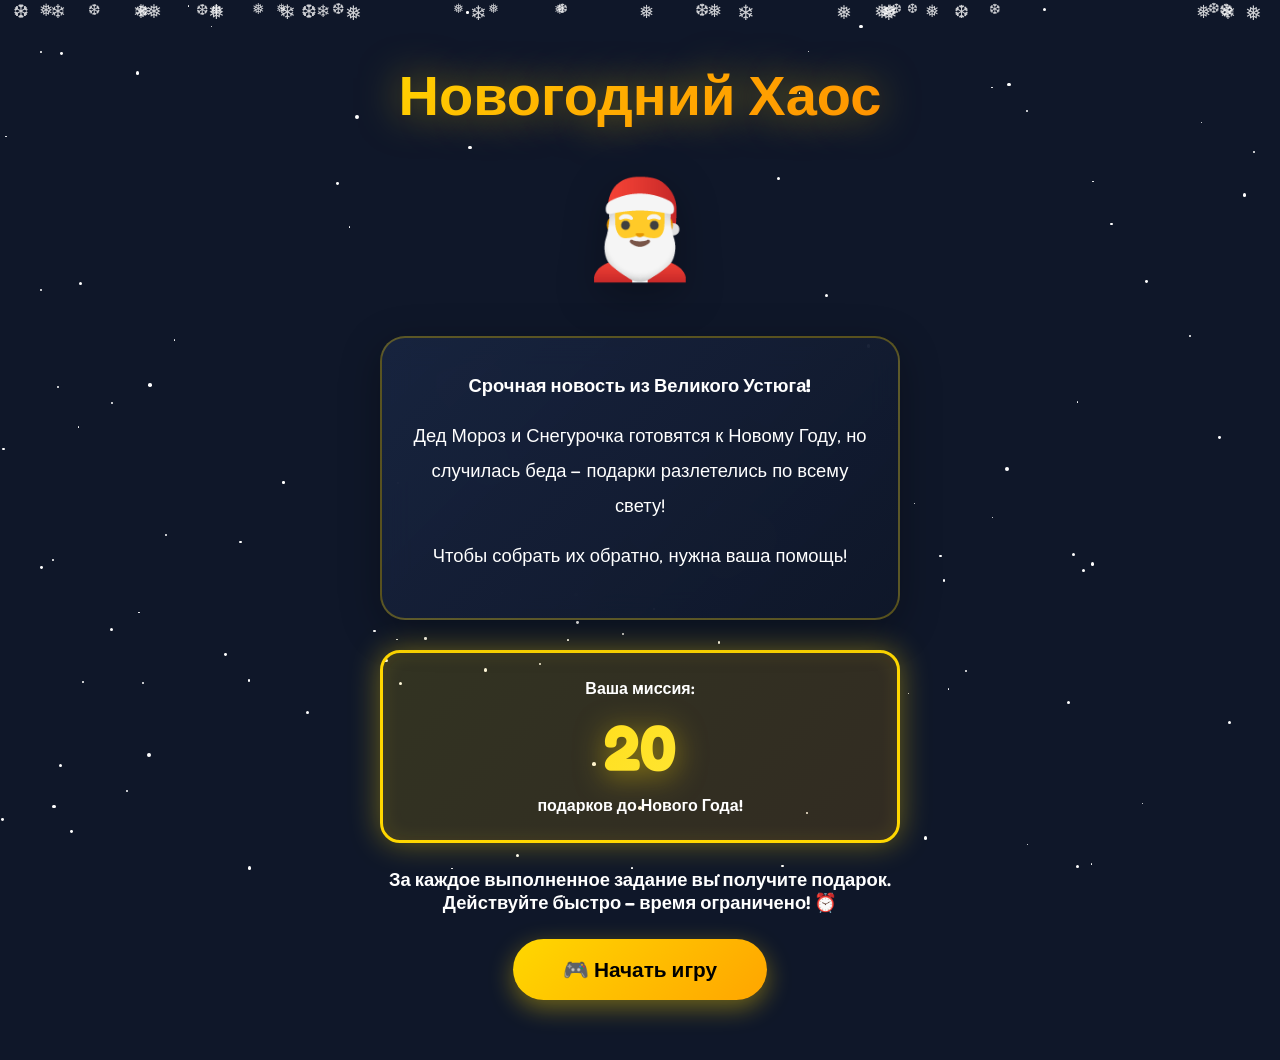
<file: index.html>
<!DOCTYPE html>
<html lang="ru">
<head>
    <meta charset="UTF-8">
    <meta name="viewport" content="width=device-width, initial-scale=1.0, maximum-scale=1.0, user-scalable=no">
    <title>Новогодний Хаос</title>
    
    <script src="https://telegram.org/js/telegram-web-app.js"></script>
    <link href="https://fonts.googleapis.com/css2?family=Fredoka:wght@400;600;700&family=Caveat:wght@700&display=swap" rel="stylesheet">
    
    <style>
        * {
            margin: 0;
            padding: 0;
            box-sizing: border-box;
        }

        :root {
            --primary: #ffd700;
            --success: #51cf66;
            --lime: #9acd32;
            --bg-dark: #0f1729;
        }

        body {
            font-family: 'Fredoka', sans-serif;
            background: var(--tg-theme-bg-color, var(--bg-dark));
            color: var(--tg-theme-text-color, #ffffff);
            min-height: 100vh;
            overflow-x: hidden;
            position: relative;
        }

        .starfield {
            position: fixed;
            top: 0;
            left: 0;
            width: 100%;
            height: 100%;
            pointer-events: none;
            z-index: 0;
        }

        .star {
            position: absolute;
            background: white;
            border-radius: 50%;
            animation: twinkle 3s infinite;
        }

        @keyframes twinkle {
            0%, 100% { opacity: 0.3; }
            50% { opacity: 1; }
        }

        .snowflake {
            position: absolute;
            color: white;
            font-size: 1em;
            opacity: 0.8;
            animation: fall linear infinite;
            z-index: 1;
        }

        @keyframes fall {
            to { transform: translateY(100vh); }
        }

        .container {
            position: relative;
            z-index: 2;
            max-width: 600px;
            margin: 0 auto;
            padding: 20px;
        }

        .screen {
            display: none;
        }

        .screen.active {
            display: block;
            animation: screenSlideIn 0.5s cubic-bezier(0.68, -0.55, 0.265, 1.55);
        }

        @keyframes screenSlideIn {
            from { opacity: 0; transform: scale(0.8) translateY(50px); }
            to { opacity: 1; transform: scale(1) translateY(0); }
        }

        .start-content {
            text-align: center;
            padding: 40px 20px;
        }

        .game-title {
            font-size: 3.5em;
            font-weight: 700;
            background: linear-gradient(135deg, #ffd700, #ffa500, #ff8c00);
            -webkit-background-clip: text;
            -webkit-text-fill-color: transparent;
            background-clip: text;
            margin-bottom: 20px;
            animation: titleGlow 2s ease-in-out infinite;
            text-shadow: 0 0 40px rgba(255, 215, 0, 0.5);
        }

        @keyframes titleGlow {
            0%, 100% { 
                filter: brightness(1) drop-shadow(0 0 20px rgba(255, 215, 0, 0.6));
            }
            50% { 
                filter: brightness(1.3) drop-shadow(0 0 40px rgba(255, 215, 0, 0.9));
            }
        }

        .santa-icon {
            font-size: 6em;
            margin: 20px 0;
            display: inline-block;
            animation: santaBounce 1.5s ease-in-out infinite;
            filter: drop-shadow(0 10px 20px rgba(0, 0, 0, 0.3));
        }

        @keyframes santaBounce {
            0%, 100% { transform: translateY(0) rotate(0deg); }
            25% { transform: translateY(-25px) rotate(-5deg); }
            75% { transform: translateY(-15px) rotate(5deg); }
        }

        .story {
            background: linear-gradient(135deg, rgba(26, 39, 68, 0.8), rgba(15, 23, 41, 0.9));
            border-radius: 25px;
            padding: 30px;
            margin: 30px 0;
            backdrop-filter: blur(15px);
            border: 2px solid rgba(255, 215, 0, 0.3);
            box-shadow: 0 10px 40px rgba(0, 0, 0, 0.3);
        }

        .story p {
            line-height: 1.9;
            margin-bottom: 15px;
            font-size: 1.15em;
        }

        .goal-box {
            background: linear-gradient(135deg, rgba(255, 215, 0, 0.15), rgba(255, 165, 0, 0.15));
            border: 3px solid var(--primary);
            border-radius: 20px;
            padding: 25px;
            margin: 25px 0;
            box-shadow: 0 0 30px rgba(255, 215, 0, 0.4), inset 0 0 20px rgba(255, 215, 0, 0.1);
            animation: goalPulse 3s ease-in-out infinite;
        }

        @keyframes goalPulse {
            0%, 100% { transform: scale(1); box-shadow: 0 0 30px rgba(255, 215, 0, 0.4); }
            50% { transform: scale(1.02); box-shadow: 0 0 40px rgba(255, 215, 0, 0.6); }
        }

        .goal-number {
            font-size: 4em;
            font-weight: 700;
            background: linear-gradient(135deg, #ffd700, #ffed4e);
            -webkit-background-clip: text;
            -webkit-text-fill-color: transparent;
            background-clip: text;
            filter: drop-shadow(0 5px 15px rgba(255, 215, 0, 0.5));
        }

        .tg-button {
            background: linear-gradient(135deg, var(--tg-theme-button-color, #ffd700), #ffa500);
            color: var(--tg-theme-button-text-color, #000);
            border: none;
            padding: 18px 50px;
            font-size: 1.3em;
            font-weight: 700;
            border-radius: 50px;
            cursor: pointer;
            font-family: 'Fredoka', sans-serif;
            box-shadow: 0 8px 25px rgba(255, 215, 0, 0.4);
            transition: all 0.3s cubic-bezier(0.68, -0.55, 0.265, 1.55);
            position: relative;
            overflow: hidden;
        }

        .tg-button::before {
            content: '';
            position: absolute;
            top: 0;
            left: -100%;
            width: 100%;
            height: 100%;
            background: linear-gradient(90deg, transparent, rgba(255, 255, 255, 0.3), transparent);
            transition: left 0.5s;
        }

        .tg-button:hover::before {
            left: 100%;
        }

        .tg-button:active {
            transform: scale(0.95);
            box-shadow: 0 4px 15px rgba(255, 215, 0, 0.3);
        }

        .progress-section {
            background: linear-gradient(135deg, rgba(26, 39, 68, 0.9), rgba(15, 23, 41, 0.95));
            border-radius: 25px;
            padding: 25px;
            margin-bottom: 20px;
            backdrop-filter: blur(15px);
            border: 2px solid rgba(255, 215, 0, 0.2);
            box-shadow: 0 10px 30px rgba(0, 0, 0, 0.3);
        }

        .progress-header {
            display: flex;
            justify-content: space-between;
            align-items: center;
            margin-bottom: 15px;
        }

        .progress-text {
            font-size: 1.2em;
            font-weight: 700;
        }

        .progress-bar {
            width: 100%;
            height: 35px;
            background: rgba(255, 255, 255, 0.1);
            border-radius: 20px;
            overflow: hidden;
            position: relative;
            box-shadow: inset 0 2px 10px rgba(0, 0, 0, 0.3);
        }

        .progress-fill {
            height: 100%;
            background: linear-gradient(90deg, #ffd700, #ffa500, #ff8c00);
            transition: width 0.8s cubic-bezier(0.68, -0.55, 0.265, 1.55);
            display: flex;
            align-items: center;
            justify-content: center;
            font-weight: 700;
            color: #000;
            font-size: 1.1em;
            box-shadow: 0 0 20px rgba(255, 215, 0, 0.5);
            position: relative;
            overflow: hidden;
        }

        .progress-fill::after {
            content: '';
            position: absolute;
            top: 0;
            left: -100%;
            width: 100%;
            height: 100%;
            background: linear-gradient(90deg, transparent, rgba(255, 255, 255, 0.4), transparent);
            animation: progressShine 2s infinite;
        }

        @keyframes progressShine {
            to { left: 100%; }
        }

        /* КАРТОЧКА С МОЩНЫМИ АНИМАЦИЯМИ */
        .task-card-wrapper {
            perspective: 2000px;
            margin: 25px 0;
        }

        .task-card {
            background: linear-gradient(135deg, rgba(26, 39, 68, 0.95), rgba(15, 23, 41, 1));
            border-radius: 30px;
            padding: 35px;
            text-align: center;
            border: 3px solid rgba(255, 215, 0, 0.4);
            min-height: 280px;
            display: flex;
            flex-direction: column;
            justify-content: center;
            box-shadow: 0 15px 50px rgba(0, 0, 0, 0.4);
            transition: all 0.3s ease;
            position: relative;
            overflow: hidden;
        }

        .task-card::before {
            content: '';
            position: absolute;
            top: -50%;
            left: -50%;
            width: 200%;
            height: 200%;
            background: radial-gradient(circle, rgba(255, 215, 0, 0.1) 0%, transparent 70%);
            animation: cardGlow 3s ease-in-out infinite;
        }

        @keyframes cardGlow {
            0%, 100% { transform: translate(0, 0) scale(1); opacity: 0.5; }
            50% { transform: translate(10px, 10px) scale(1.1); opacity: 0.8; }
        }

        .task-card.flipping {
            animation: cardFlip 0.8s cubic-bezier(0.68, -0.55, 0.265, 1.55);
        }

        @keyframes cardFlip {
            0% { transform: rotateY(0deg) scale(1); }
            50% { transform: rotateY(180deg) scale(0.8); opacity: 0.5; }
            100% { transform: rotateY(360deg) scale(1); }
        }

        .task-card.success-flash {
            animation: successPulse 1s ease-out;
        }

        @keyframes successPulse {
            0% { 
                background: linear-gradient(135deg, rgba(81, 207, 102, 0.5), rgba(67, 233, 123, 0.5));
                transform: scale(1);
                border-color: var(--success);
                box-shadow: 0 0 0 0 rgba(81, 207, 102, 0.7), 0 15px 50px rgba(0, 0, 0, 0.4);
            }
            30% {
                transform: scale(1.08);
                box-shadow: 0 0 40px 15px rgba(81, 207, 102, 0.4), 0 20px 60px rgba(81, 207, 102, 0.3);
            }
            100% { 
                background: linear-gradient(135deg, rgba(26, 39, 68, 0.95), rgba(15, 23, 41, 1));
                transform: scale(1);
                border-color: rgba(255, 215, 0, 0.4);
            }
        }

        .task-type {
            display: inline-block;
            padding: 10px 25px;
            border-radius: 30px;
            font-size: 1em;
            font-weight: 700;
            margin-bottom: 20px;
            animation: typeSlideIn 0.5s cubic-bezier(0.68, -0.55, 0.265, 1.55) 0.2s both;
            box-shadow: 0 5px 20px rgba(0, 0, 0, 0.3);
            position: relative;
            z-index: 1;
        }

        @keyframes typeSlideIn {
            from { opacity: 0; transform: translateY(-20px) scale(0.5); }
            to { opacity: 1; transform: translateY(0) scale(1); }
        }

        .type-explain { background: linear-gradient(135deg, #667eea, #764ba2); }
        .type-show { background: linear-gradient(135deg, #f093fb, #f5576c); }
        .type-sing { background: linear-gradient(135deg, #4facfe, #00f2fe); }
        .type-improv { background: linear-gradient(135deg, #43e97b, #38f9d7); }

        .task-text {
            font-size: 2em;
            font-weight: 700;
            line-height: 1.3;
            margin: 25px 0;
            animation: textZoom 0.6s cubic-bezier(0.175, 0.885, 0.32, 1.275) 0.3s both;
            text-shadow: 0 3px 10px rgba(0, 0, 0, 0.3);
            position: relative;
            z-index: 1;
        }

        @keyframes textZoom {
            from { opacity: 0; transform: scale(0.3) rotate(-5deg); }
            to { opacity: 1; transform: scale(1) rotate(0deg); }
        }

        .timer {
            font-size: 3.5em;
            font-weight: 700;
            color: var(--primary);
            margin: 20px 0;
            animation: timerBounce 0.4s cubic-bezier(0.68, -0.55, 0.265, 1.55) 0.4s both;
            filter: drop-shadow(0 5px 15px rgba(255, 215, 0, 0.5));
            position: relative;
            z-index: 1;
        }

        @keyframes timerBounce {
            from { opacity: 0; transform: translateY(30px); }
            to { opacity: 1; transform: translateY(0); }
        }

        .timer.warning {
            color: #ff6b6b;
            animation: timerPanic 0.3s ease-in-out infinite;
        }

        @keyframes timerPanic {
            0%, 100% { transform: scale(1) rotate(0deg); filter: drop-shadow(0 5px 15px rgba(255, 107, 107, 0.5)); }
            25% { transform: scale(1.15) rotate(-5deg); filter: drop-shadow(0 10px 25px rgba(255, 107, 107, 0.8)); }
            75% { transform: scale(1.15) rotate(5deg); filter: drop-shadow(0 10px 25px rgba(255, 107, 107, 0.8)); }
        }

        .action-buttons {
            display: flex;
            gap: 15px;
            margin-top: 25px;
            animation: buttonsSlideUp 0.5s cubic-bezier(0.68, -0.55, 0.265, 1.55) 0.5s both;
        }

        @keyframes buttonsSlideUp {
            from { opacity: 0; transform: translateY(30px); }
            to { opacity: 1; transform: translateY(0); }
        }

        .action-buttons button {
            flex: 1;
            padding: 18px;
            font-size: 1.15em;
            border-radius: 50px;
            border: none;
            font-family: 'Fredoka', sans-serif;
            font-weight: 700;
            cursor: pointer;
            transition: all 0.3s cubic-bezier(0.68, -0.55, 0.265, 1.55);
            position: relative;
            overflow: hidden;
            box-shadow: 0 8px 20px rgba(0, 0, 0, 0.3);
            z-index: 1;
        }

        .action-buttons button::before {
            content: '';
            position: absolute;
            top: 50%;
            left: 50%;
            width: 0;
            height: 0;
            border-radius: 50%;
            background: rgba(255, 255, 255, 0.3);
            transform: translate(-50%, -50%);
            transition: width 0.6s, height 0.6s;
        }

        .action-buttons button:active::before {
            width: 400px;
            height: 400px;
        }

        .action-buttons button:active {
            transform: scale(0.92);
        }

        .btn-success {
            background: linear-gradient(135deg, var(--success), #43e97b);
            color: white;
        }

        .btn-skip {
            background: linear-gradient(135deg, rgba(255, 255, 255, 0.15), rgba(255, 255, 255, 0.05));
            color: var(--tg-theme-text-color, #ffffff);
            border: 2px solid rgba(255, 255, 255, 0.2);
        }

        /* ЧАСТИЦЫ УСПЕХА */
        .success-particle {
            position: fixed;
            font-size: 2.5em;
            pointer-events: none;
            z-index: 10000;
            animation: particleExplode 1.2s cubic-bezier(0.175, 0.885, 0.32, 1.275) forwards;
        }

        @keyframes particleExplode {
            0% {
                opacity: 1;
                transform: translate(0, 0) scale(0.5) rotate(0deg);
            }
            50% {
                opacity: 1;
                transform: translate(var(--tx), var(--ty)) scale(1.5) rotate(180deg);
            }
            100% {
                opacity: 0;
                transform: translate(calc(var(--tx) * 1.5), calc(var(--ty) * 2)) scale(0.5) rotate(360deg);
            }
        }

        /* ЭКРАН ПЕРЕДАЧИ ТЕЛЕФОНА */
        .handoff-overlay {
            position: fixed;
            top: 0;
            left: 0;
            width: 100%;
            height: 100%;
            background: linear-gradient(135deg, rgba(15, 23, 41, 0.98), rgba(26, 39, 68, 0.98));
            z-index: 9999;
            display: none;
            align-items: center;
            justify-content: center;
            animation: fadeIn 0.4s ease-out;
        }

        .handoff-overlay.active {
            display: flex !important;
        }

        @keyframes fadeIn {
            from { opacity: 0; }
            to { opacity: 1; }
        }

        .handoff-content {
            text-align: center;
            padding: 40px;
            max-width: 500px;
        }

        .handoff-emoji {
            font-size: 7em;
            margin: 20px 0;
            animation: handPass 1.5s ease-in-out infinite;
        }

        @keyframes handPass {
            0%, 100% { transform: translateX(0) rotate(0deg); }
            25% { transform: translateX(-30px) rotate(-15deg); }
            75% { transform: translateX(30px) rotate(15deg); }
        }

        .handoff-title {
            font-size: 3em;
            font-weight: 700;
            background: linear-gradient(135deg, #ffd700, #ffa500, #ff8c00);
            -webkit-background-clip: text;
            -webkit-text-fill-color: transparent;
            background-clip: text;
            margin: 20px 0;
            line-height: 1.2;
            animation: titlePulse 1s ease-in-out infinite;
        }

        @keyframes titlePulse {
            0%, 100% { transform: scale(1); }
            50% { transform: scale(1.05); }
        }

        .handoff-text {
            font-size: 1.4em;
            line-height: 1.6;
            margin: 25px 0;
            font-weight: 600;
        }

        .handoff-arrow {
            font-size: 3.5em;
            margin: 15px 0;
            color: var(--primary);
            animation: arrowBounce 1s ease-in-out infinite;
        }

        @keyframes arrowBounce {
            0%, 100% { transform: translateY(0); }
            50% { transform: translateY(-15px); }
        }

        .handoff-button {
            background: linear-gradient(135deg, var(--success), #43e97b) !important;
            color: white !important;
            font-size: 1.5em !important;
            padding: 22px 70px !important;
            margin-top: 30px !important;
            border-radius: 50px !important;
            border: none !important;
            font-family: 'Fredoka', sans-serif !important;
            font-weight: 700 !important;
            cursor: pointer !important;
            box-shadow: 0 10px 30px rgba(81, 207, 102, 0.5) !important;
            animation: buttonGlow 2s ease-in-out infinite !important;
            transition: all 0.3s ease !important;
        }

        .handoff-button:active {
            transform: scale(0.95) !important;
        }

        @keyframes buttonGlow {
            0%, 100% {
                box-shadow: 0 10px 30px rgba(81, 207, 102, 0.5);
                transform: scale(1);
            }
            50% {
                box-shadow: 0 15px 40px rgba(81, 207, 102, 0.8);
                transform: scale(1.05);
            }
        }


        @media (max-width: 480px) {
            .game-title { font-size: 2.5em; }
            .santa-icon { font-size: 4.5em; }
            .task-text { font-size: 1.5em; }
            .timer { font-size: 3em; }
        }
    </style>
</head>
    <style>
        /* ЭКРАН ПОБЕДЫ - МАКСИМУМ ЭМОЦИЙ! */
        .victory-content {
            text-align: center;
            padding: 20px;
        }

        .victory-title {
            font-size: 3em;
            font-weight: 700;
            background: linear-gradient(135deg, #ffd700, #ffa500, #ff8c00);
            -webkit-background-clip: text;
            -webkit-text-fill-color: transparent;
            background-clip: text;
            margin: 25px 0;
            animation: victoryExplosion 1.2s cubic-bezier(0.68, -0.55, 0.265, 1.55);
            filter: drop-shadow(0 10px 30px rgba(255, 215, 0, 0.6));
        }

        @keyframes victoryExplosion {
            0% {
                opacity: 0;
                transform: scale(0.1) rotate(-180deg);
                filter: drop-shadow(0 0 0 rgba(255, 215, 0, 0));
            }
            60% {
                transform: scale(1.2) rotate(10deg);
                filter: drop-shadow(0 15px 40px rgba(255, 215, 0, 0.9));
            }
            100% {
                opacity: 1;
                transform: scale(1) rotate(0deg);
                filter: drop-shadow(0 10px 30px rgba(255, 215, 0, 0.6));
            }
        }

        .gift-reveal {
            margin: 50px 0;
            position: relative;
            height: 400px;
        }

        .gift-box {
            position: absolute;
            left: 50%;
            top: 50%;
            transform: translate(-50%, -50%);
            animation: giftShake 2.5s cubic-bezier(0.36, 0.07, 0.19, 0.97);
        }

        @keyframes giftShake {
            0%, 100% { transform: translate(-50%, -50%) rotate(0deg); }
            10%, 30%, 50%, 70%, 90% { 
                transform: translate(-50%, -50%) rotate(-8deg) scale(1.05);
            }
            20%, 40%, 60%, 80% { 
                transform: translate(-50%, -50%) rotate(8deg) scale(1.05);
            }
        }

        .gift-lid {
            width: 160px;
            height: 60px;
            background: linear-gradient(135deg, #dc3545, #c82333, #a71d2a);
            border-radius: 15px 15px 0 0;
            position: relative;
            box-shadow: 0 10px 30px rgba(220, 53, 69, 0.5);
            animation: lidFly 1.5s cubic-bezier(0.68, -0.55, 0.265, 1.55) 2.5s forwards;
        }

        .gift-lid::before {
            content: '🎀';
            position: absolute;
            top: -20px;
            left: 50%;
            transform: translateX(-50%);
            font-size: 3em;
            animation: bowSpin 0.5s linear infinite;
        }

        @keyframes bowSpin {
            from { transform: translateX(-50%) rotate(0deg); }
            to { transform: translateX(-50%) rotate(360deg); }
        }

        @keyframes lidFly {
            0% {
                transform: rotateX(0deg) translateY(0);
                opacity: 1;
            }
            60% {
                transform: rotateX(-140deg) translateY(-180px);
                opacity: 0.7;
            }
            100% {
                transform: rotateX(-180deg) translateY(-300px);
                opacity: 0;
            }
        }

        .gift-body {
            width: 160px;
            height: 140px;
            background: linear-gradient(135deg, #ffd700, #ffed4e, #ffa500);
            border-radius: 0 0 15px 15px;
            box-shadow: 0 10px 40px rgba(255, 215, 0, 0.5);
            animation: boxExplode 1s cubic-bezier(0.68, -0.55, 0.265, 1.55) 2.5s forwards;
        }

        @keyframes boxExplode {
            0% {
                transform: scale(1);
                opacity: 1;
            }
            50% {
                transform: scale(1.3);
                opacity: 0.7;
            }
            100% {
                transform: scale(0.2);
                opacity: 0;
            }
        }

        .lime-surprise {
            position: absolute;
            left: 50%;
            top: 50%;
            transform: translate(-50%, -50%) scale(0);
            animation: limeReveal 2s cubic-bezier(0.175, 0.885, 0.32, 1.275) 3.5s forwards;
        }

        @keyframes limeReveal {
            0% {
                transform: translate(-50%, -50%) scale(0) rotate(-180deg);
                opacity: 0;
                filter: drop-shadow(0 0 0 rgba(154, 205, 50, 0));
            }
            40% {
                transform: translate(-50%, -50%) scale(1.3) rotate(180deg);
                opacity: 1;
                filter: drop-shadow(0 20px 60px rgba(154, 205, 50, 0.9));
            }
            100% {
                transform: translate(-50%, -50%) scale(1) rotate(360deg);
                opacity: 1;
                filter: drop-shadow(0 20px 50px rgba(154, 205, 50, 0.7));
            }
        }

        .lime-image {
            width: 280px;
            height: 280px;
            animation: limeMegaPulse 2.5s ease-in-out 5.5s infinite;
        }

        @keyframes limeMegaPulse {
            0%, 100% {
                transform: scale(1) rotate(0deg);
                filter: drop-shadow(0 20px 50px rgba(154, 205, 50, 0.7));
            }
            25% {
                transform: scale(1.08) rotate(3deg);
                filter: drop-shadow(0 25px 70px rgba(154, 205, 50, 1));
            }
            75% {
                transform: scale(1.08) rotate(-3deg);
                filter: drop-shadow(0 25px 70px rgba(154, 205, 50, 1));
            }
        }

        .congratulations-text {
            opacity: 0;
            animation: textMassiveSlide 1.5s cubic-bezier(0.175, 0.885, 0.32, 1.275) 5.5s forwards;
            margin: 40px 0;
        }

        @keyframes textMassiveSlide {
            from {
                opacity: 0;
                transform: translateY(50px) scale(0.8);
            }
            to {
                opacity: 1;
                transform: translateY(0) scale(1);
            }
        }

        .practical-ai-message {
            background: linear-gradient(135deg, 
                rgba(154, 205, 50, 0.25), 
                rgba(50, 205, 50, 0.25), 
                rgba(173, 255, 47, 0.25)
            );
            border-radius: 25px;
            padding: 30px;
            border: 4px solid var(--lime);
            box-shadow: 
                0 15px 50px rgba(154, 205, 50, 0.4),
                inset 0 0 30px rgba(154, 205, 50, 0.1);
            animation: messageNeonGlow 3s ease-in-out 6s infinite;
        }

        @keyframes messageNeonGlow {
            0%, 100% {
                border-color: #9acd32;
                box-shadow: 
                    0 15px 50px rgba(154, 205, 50, 0.4),
                    inset 0 0 30px rgba(154, 205, 50, 0.1),
                    0 0 40px rgba(154, 205, 50, 0.3);
            }
            50% {
                border-color: #adff2f;
                box-shadow: 
                    0 20px 70px rgba(173, 255, 47, 0.7),
                    inset 0 0 50px rgba(173, 255, 47, 0.2),
                    0 0 60px rgba(173, 255, 47, 0.5);
            }
        }

        .practical-ai-message p {
            margin: 12px 0;
            line-height: 1.7;
            font-size: 1.1em;
        }

        .practical-ai-message strong {
            color: #adff2f;
            font-size: 1.25em;
            text-shadow: 
                0 0 10px rgba(173, 255, 47, 0.8),
                0 0 20px rgba(173, 255, 47, 0.5);
            font-weight: 700;
        }

        .highlight-practical-ai {
            display: block;
            font-size: 1.4em !important;
            font-weight: 700 !important;
            color: #adff2f !important;
            margin: 20px 0 !important;
            text-shadow: 
                0 0 15px rgba(173, 255, 47, 1),
                0 0 30px rgba(173, 255, 47, 0.7),
                0 5px 20px rgba(154, 205, 50, 0.5);
            animation: neonFlicker 2s ease-in-out infinite;
        }

        @keyframes neonFlicker {
            0%, 100% {
                text-shadow: 
                    0 0 15px rgba(173, 255, 47, 1),
                    0 0 30px rgba(173, 255, 47, 0.7),
                    0 5px 20px rgba(154, 205, 50, 0.5);
            }
            50% {
                text-shadow: 
                    0 0 25px rgba(173, 255, 47, 1),
                    0 0 50px rgba(173, 255, 47, 0.9),
                    0 10px 40px rgba(154, 205, 50, 0.8);
            }
        }

        .lemonade-text {
            font-style: italic;
            font-size: 1.2em !important;
            color: #ffed4e !important;
            font-weight: 600 !important;
            text-shadow: 0 0 10px rgba(255, 237, 78, 0.6);
            margin-top: 15px !important;
        }

        .final-celebration {
            font-size: 2em;
            font-weight: 700;
            font-family: 'Caveat', cursive;
            background: linear-gradient(135deg, #ffd700, #ffa500, #ff8c00);
            -webkit-background-clip: text;
            -webkit-text-fill-color: transparent;
            background-clip: text;
            margin: 30px 0;
            opacity: 0;
            animation: celebrationMega 1.5s cubic-bezier(0.68, -0.55, 0.265, 1.55) 7s forwards;
        }

        @keyframes celebrationMega {
            0% {
                opacity: 0;
                transform: scale(0.2) rotate(-20deg);
            }
            60% {
                transform: scale(1.15) rotate(5deg);
            }
            100% {
                opacity: 1;
                transform: scale(1) rotate(0deg);
            }
        }

        .stats-grid {
            display: grid;
            grid-template-columns: repeat(auto-fit, minmax(160px, 1fr));
            gap: 20px;
            margin: 35px 0;
        }

        .stat-card {
            background: linear-gradient(135deg, rgba(26, 39, 68, 0.8), rgba(15, 23, 41, 0.9));
            border-radius: 20px;
            padding: 25px;
            text-align: center;
            border: 2px solid rgba(255, 215, 0, 0.3);
            box-shadow: 0 10px 30px rgba(0, 0, 0, 0.3);
            transition: all 0.3s cubic-bezier(0.68, -0.55, 0.265, 1.55);
        }

        .stat-card:hover {
            transform: translateY(-5px) scale(1.05);
            border-color: var(--primary);
            box-shadow: 0 15px 40px rgba(255, 215, 0, 0.4);
        }

        .stat-icon {
            font-size: 2.5em;
            margin-bottom: 10px;
            display: inline-block;
            animation: statIconSpin 0.6s cubic-bezier(0.68, -0.55, 0.265, 1.55);
        }

        @keyframes statIconSpin {
            from { transform: rotate(-180deg) scale(0); }
            to { transform: rotate(0deg) scale(1); }
        }

        .stat-value {
            font-size: 2.5em;
            font-weight: 700;
            background: linear-gradient(135deg, #ffd700, #ffed4e);
            -webkit-background-clip: text;
            -webkit-text-fill-color: transparent;
            background-clip: text;
        }

        .stat-label {
            font-size: 1em;
            opacity: 0.9;
            margin-top: 8px;
            font-weight: 600;
        }

        /* Конфетти частицы */
        .confetti {
            position: fixed;
            width: 10px;
            height: 10px;
            z-index: 10000;
            pointer-events: none;
        }

        .confetti.lime {
            background: var(--lime);
            box-shadow: 0 0 10px rgba(154, 205, 50, 0.8);
        }

        .confetti.gold {
            background: var(--primary);
            box-shadow: 0 0 10px rgba(255, 215, 0, 0.8);
        }

        @keyframes confettiFall {
            to {
                transform: translateY(100vh) rotate(720deg);
                opacity: 0;
            }
        }

        /* ЭКРАН ПЕРЕБИВКИ */
        .break-screen {
            background: linear-gradient(135deg, rgba(26, 39, 68, 0.95), rgba(15, 23, 41, 1));
            border-radius: 30px;
            padding: 40px 30px;
            text-align: center;
            border: 3px solid var(--lime);
            box-shadow: 0 20px 60px rgba(154, 205, 50, 0.5);
            animation: breakSlideIn 0.6s cubic-bezier(0.68, -0.55, 0.265, 1.55);
        }

        @keyframes breakSlideIn {
            from {
                opacity: 0;
                transform: scale(0.8) translateY(50px);
            }
            to {
                opacity: 1;
                transform: scale(1) translateY(0);
            }
        }

        .break-emoji {
            font-size: 5em;
            margin: 20px 0;
            animation: emojiFloat 3s ease-in-out infinite;
        }

        @keyframes emojiFloat {
            0%, 100% { transform: translateY(0) rotate(0deg); }
            50% { transform: translateY(-20px) rotate(10deg); }
        }

        .break-title {
            font-size: 2.2em;
            font-weight: 700;
            background: linear-gradient(135deg, #9acd32, #adff2f);
            -webkit-background-clip: text;
            -webkit-text-fill-color: transparent;
            background-clip: text;
            margin: 20px 0;
            line-height: 1.3;
        }

        .break-text {
            font-size: 1.15em;
            line-height: 1.7;
            margin: 20px 0;
            opacity: 0.95;
        }

        .break-highlight {
            color: var(--lime);
            font-weight: 700;
            font-size: 1.1em;
        }

        .break-buttons {
            display: flex;
            flex-direction: column;
            gap: 12px;
            margin-top: 30px;
        }

        .break-buttons .tg-button {
            width: 100%;
        }

        .btn-primary-break {
            background: linear-gradient(135deg, var(--lime), #7cfc00) !important;
            color: #000 !important;
            font-size: 1.2em !important;
            animation: ctaPulse 2s ease-in-out infinite !important;
        }

        .btn-secondary-break {
            background: linear-gradient(135deg, rgba(255, 255, 255, 0.15), rgba(255, 255, 255, 0.05)) !important;
            border: 2px solid rgba
            font-size: 3em;
            font-weight: 700;
            background: linear-gradient(135deg, #9acd32, #adff2f, #7cfc00);
            -webkit-background-clip: text;
            -webkit-text-fill-color: transparent;
            background-clip: text;
            margin: 25px 0;
            animation: victoryExplosion 1.2s cubic-bezier(0.68, -0.55, 0.265, 1.55);
            filter: drop-shadow(0 10px 30px rgba(154, 205, 50, 0.6));
        }

        .practical-ai-logo {
            animation: logoSpin 2s ease-in-out infinite;
        }

        @keyframes logoSpin {
            0%, 100% { transform: rotate(0deg) scale(1); }
            50% { transform: rotate(10deg) scale(1.1); }
        }

        .gifts-message {
            background: linear-gradient(135deg, rgba(26, 39, 68, 0.9), rgba(15, 23, 41, 0.95));
            border-radius: 25px;
            padding: 30px;
            margin: 25px 0;
            border: 3px solid var(--lime);
            box-shadow: 0 15px 50px rgba(154, 205, 50, 0.4);
            animation: messageNeonGlow 3s ease-in-out infinite;
        }

        .gifts-header {
            font-size: 1.3em;
            font-weight: 700;
            margin-bottom: 25px;
            text-align: center;
        }

        .gifts-header strong {
            color: var(--lime);
            font-size: 1.2em;
            text-shadow: 0 0 15px rgba(154, 205, 50, 0.8);
        }

        .gifts-list {
            margin: 25px 0;
        }

        .gift-item {
            display: flex;
            align-items: center;
            gap: 15px;
            padding: 18px;
            margin: 12px 0;
            background: linear-gradient(135deg, rgba(154, 205, 50, 0.1), rgba(50, 205, 50, 0.05));
            border-radius: 15px;
            border-left: 4px solid var(--lime);
            transition: all 0.3s cubic-bezier(0.68, -0.55, 0.265, 1.55);
            animation: giftItemSlide 0.5s ease-out backwards;
        }

        .gift-item:nth-child(1) { animation-delay: 0.1s; }
        .gift-item:nth-child(2) { animation-delay: 0.2s; }
        .gift-item:nth-child(3) { animation-delay: 0.3s; }
        .gift-item:nth-child(4) { animation-delay: 0.4s; }
        .gift-item:nth-child(5) { animation-delay: 0.5s; }

        @keyframes giftItemSlide {
            from {
                opacity: 0;
                transform: translateX(-30px);
            }
            to {
                opacity: 1;
                transform: translateX(0);
            }
        }

        .gift-item:hover {
            transform: translateX(10px) scale(1.02);
            background: linear-gradient(135deg, rgba(154, 205, 50, 0.2), rgba(50, 205, 50, 0.1));
            box-shadow: 0 5px 20px rgba(154, 205, 50, 0.3);
        }

        .gift-icon {
            font-size: 2.5em;
            min-width: 60px;
            text-align: center;
        }

        .gift-text {
            flex: 1;
            text-align: left;
        }

        .gift-text strong {
            display: block;
            font-size: 1.15em;
            margin-bottom: 5px;
            color: #fff;
        }

        .gift-text span {
            display: block;
            font-size: 0.9em;
            opacity: 0.8;
        }

        .how-to-get {
            margin: 30px 0;
            padding: 25px;
            background: linear-gradient(135deg, rgba(255, 215, 0, 0.1), rgba(255, 165, 0, 0.05));
            border-radius: 20px;
            border: 2px solid rgba(255, 215, 0, 0.3);
        }

        .how-to-header {
            font-size: 1.3em;
            font-weight: 700;
            margin-bottom: 20px;
            text-align: center;
            color: var(--primary);
        }

        .steps {
            margin: 20px 0;
        }

        .step {
            display: flex;
            align-items: center;
            gap: 15px;
            margin: 15px 0;
            animation: stepAppear 0.5s ease-out backwards;
        }

        .step:nth-child(1) { animation-delay: 0.6s; }
        .step:nth-child(2) { animation-delay: 0.7s; }
        .step:nth-child(3) { animation-delay: 0.8s; }

        @keyframes stepAppear {
            from {
                opacity: 0;
                transform: translateY(20px);
            }
            to {
                opacity: 1;
                transform: translateY(0);
            }
        }

        .step-number {
            width: 40px;
            height: 40px;
            border-radius: 50%;
            background: linear-gradient(135deg, var(--primary), #ffa500);
            display: flex;
            align-items: center;
            justify-content: center;
            font-weight: 700;
            font-size: 1.2em;
            color: #000;
            box-shadow: 0 5px 15px rgba(255, 215, 0, 0.4);
        }

        .step-text {
            flex: 1;
            font-size: 1.05em;
            line-height: 1.4;
        }

        .code-word {
            display: inline-block;
            padding: 5px 15px;
            background: linear-gradient(135deg, var(--lime), #7cfc00);
            color: #000;
            font-weight: 700;
            border-radius: 8px;
            font-size: 1.1em;
            box-shadow: 0 0 20px rgba(154, 205, 50, 0.6);
            animation: codeWordPulse 2s ease-in-out infinite;
        }

        @keyframes codeWordPulse {
            0%, 100% {
                transform: scale(1);
                box-shadow: 0 0 20px rgba(154, 205, 50, 0.6);
            }
            50% {
                transform: scale(1.05);
                box-shadow: 0 0 30px rgba(154, 205, 50, 0.9);
            }
        }

        .mega-cta {
            font-size: 1.2em !important;
            padding: 20px 45px !important;
            background: linear-gradient(135deg, var(--lime), #7cfc00) !important;
            color: #000 !important;
            box-shadow: 0 10px 30px rgba(154, 205, 50, 0.5) !important;
            animation: ctaPulse 2s ease-in-out infinite !important;
        }

        @keyframes ctaPulse {
            0%, 100% {
                transform: scale(1);
                box-shadow: 0 10px 30px rgba(154, 205, 50, 0.5);
            }
            50% {
                transform: scale(1.05);
                box-shadow: 0 15px 40px rgba(154, 205, 50, 0.8);
            }
        }

        /* ФИНАЛЬНЫЙ ЭКРАН */
        .final-celebration-big {
            font-size: 2.5em;
            font-weight: 700;
            font-family: 'Caveat', cursive;
            background: linear-gradient(135deg, #ffd700, #ffa500, #ff8c00);
            -webkit-background-clip: text;
            -webkit-text-fill-color: transparent;
            background-clip: text;
            margin: 30px 0;
            line-height: 1.3;
            animation: celebrationMega 1.5s cubic-bezier(0.68, -0.55, 0.265, 1.55);
        }

        .santa-party {
            animation: santaParty 2s ease-in-out infinite;
        }

        @keyframes santaParty {
            0%, 100% { transform: scale(1) rotate(0deg); }
            25% { transform: scale(1.1) rotate(-5deg); }
            75% { transform: scale(1.1) rotate(5deg); }
        }

        .footer-contacts {
            margin-top: 40px;
            padding-top: 20px;
            border-top: 1px solid rgba(255, 255, 255, 0.1);
        }

        .footer-contacts a:hover {
            color: #adff2f !important;
            text-shadow: 0 0 10px rgba(154, 205, 50, 0.6);
        }

        @media (max-width: 480px) {
            .gifts-title { font-size: 2em; }
            .gift-icon { font-size: 2em; min-width: 50px; }
            .gift-text strong { font-size: 1em; }
            .mega-cta { font-size: 1em !important; padding: 15px 30px !important; }
            .final-celebration-big { font-size: 2em; }
            .handoff-title { font-size: 2.2em; }
            .handoff-emoji { font-size: 5em; }
            .handoff-text { font-size: 1.2em; }
            .handoff-button { font-size: 1.3em !important; padding: 18px 50px !important; }
        }
    </style>
</head>
<body>
    <div class="starfield" id="starfield"></div>
    <div id="snowfall"></div>

    <div class="container">
        <!-- Стартовый экран -->
        <div id="startScreen" class="screen active">
            <div class="start-content">
                <h1 class="game-title">Новогодний Хаос</h1>
                <div class="santa-icon">🎅</div>
                
                <div class="story">
                    <p><strong>Срочная новость из Великого Устюга!</strong></p>
                    <p>Дед Мороз и Снегурочка готовятся к Новому Году, но случилась беда – подарки разлетелись по всему свету!</p>
                    <p>Чтобы собрать их обратно, нужна ваша помощь!</p>
                </div>

                <div class="goal-box">
                    <p style="margin-bottom: 10px; font-weight: 600;">Ваша миссия:</p>
                    <div class="goal-number">20</div>
                    <p style="margin-top: 10px; font-weight: 600;">подарков до Нового Года!</p>
                </div>

                <p style="margin: 25px 0; font-size: 1.15em; font-weight: 600;">
                    За каждое выполненное задание вы получите подарок. Действуйте быстро – время ограничено! ⏰
                </p>

                <button class="tg-button" onclick="startGame()">🎮 Начать игру</button>
            </div>
        </div>

        <!-- Игровой экран -->
        <div id="gameScreen" class="screen">
            <div class="progress-section">
                <div class="progress-header">
                    <span class="progress-text">
                        <span id="giftsCount">0</span> / 20 🎁
                    </span>
                    <span id="streakDisplay" style="font-size: 1em; font-weight: 700;">🔥 0</span>
                </div>
                <div class="progress-bar">
                    <div class="progress-fill" id="progressBar" style="width: 0%">
                        <span id="progressPercent">0%</span>
                    </div>
                </div>
            </div>

            <div class="task-card-wrapper">
                <div class="task-card" id="taskCard">
                    <span class="task-type" id="taskType">Объясни</span>
                    <div class="task-text" id="taskText">Загрузка...</div>
                    <div class="timer" id="timer">60</div>
                    <div class="action-buttons">
                        <button class="btn-success" onclick="taskSuccess()">✓ Выполнено</button>
                        <button class="btn-skip" onclick="skipTask()">→ Пропустить</button>
                    </div>
                </div>
            </div>
        </div>

        <!-- Экран победы -->
        <div id="victoryScreen" class="screen">
            <div class="victory-content">
                <h2 class="victory-title">🎉 Победа! 🎉</h2>
                
                <div class="gift-reveal">
                    <div class="gift-box">
                        <div class="gift-lid"></div>
                        <div class="gift-body"></div>
                    </div>
                    
                    <div class="lime-surprise">
                        <img class="lime-image" src="[data-uri]" alt="Лайм Practical AI">
                    </div>
                </div>

                <div class="congratulations-text">
                    <div class="practical-ai-message">
                        <p><strong>Поздравляем! Вы отлично играли!</strong></p>
                        <p style="margin-top: 10px;">Дед Мороз и Снегурочка благодарят вас за помощь.</p>
                        <p class="highlight-practical-ai">⭐ Команда Practical AI поздравляет вас с наступающим Новым Годом! ⭐</p>
                        <p class="lemonade-text">Если вам попадется лимон в новом году, сделайте из него Лимонад! 🍋✨</p>
                    </div>
                </div>

                <div class="final-celebration">
                    А теперь забирайте ваш подарок! 🎁
                </div>

                <button class="tg-button" style="margin-top: 30px; opacity: 0; animation: fadeInText 1s ease-in 6.5s forwards; font-size: 1.3em; padding: 20px 50px;" onclick="document.getElementById('victoryScreen').classList.remove('active'); document.getElementById('giftsScreen').classList.add('active'); if(window.Telegram?.WebApp?.HapticFeedback) window.Telegram.WebApp.HapticFeedback.impactOccurred('medium');">
                    🎁 Забрать подарок →
                </button>
            </div>
        </div>
    </div>

    <!-- Экран передачи телефона -->
    <div id="handoffOverlay" class="handoff-overlay">
        <div class="handoff-content">
            <div class="handoff-emoji">📱➡️👤</div>
            <h2 class="handoff-title">Передай телефон!</h2>
            <p class="handoff-text">Следующее задание выполняет<br><strong style="color: var(--primary);">другой человек</strong></p>
            <div class="handoff-arrow">⬇️</div>
            <button class="tg-button handoff-button" onclick="continueGame()">✅ Передал! Продолжить</button>
        </div>
    </div>
    <script>
        let tg = window.Telegram?.WebApp;
        if (tg) {
            tg.ready();
            tg.expand();
            tg.setHeaderColor('secondary_bg_color');
        }

        // Звезды и снежинки
        function createStars() {
            const starfield = document.getElementById('starfield');
            for (let i = 0; i < 120; i++) {
                const star = document.createElement('div');
                star.className = 'star';
                const size = Math.random() * 3 + 1;
                star.style.width = size + 'px';
                star.style.height = size + 'px';
                star.style.left = Math.random() * 100 + '%';
                star.style.top = Math.random() * 100 + '%';
                star.style.animationDelay = Math.random() * 3 + 's';
                starfield.appendChild(star);
            }
        }

        function createSnowflakes() {
            const snowfall = document.getElementById('snowfall');
            const flakes = ['❄', '❅', '❆'];
            for (let i = 0; i < 40; i++) {
                const snowflake = document.createElement('div');
                snowflake.className = 'snowflake';
                snowflake.innerHTML = flakes[Math.floor(Math.random() * flakes.length)];
                snowflake.style.left = Math.random() * 100 + '%';
                snowflake.style.animationDuration = (Math.random() * 3 + 4) + 's';
                snowflake.style.animationDelay = Math.random() * 5 + 's';
                snowflake.style.fontSize = (Math.random() * 0.5 + 0.8) + 'em';
                snowfall.appendChild(snowflake);
            }
        }

        createStars();
        createSnowflakes();

        const taskPools = {
            explain: [
                "Ёлка", "Снег", "Подарок", "Дед Мороз", "Снегурочка",
                "Гирлянда", "Мандарин", "Фейерверк", "Сани", "Олень",
                "Снеговик", "Камин", "Носок", "Звезда", "Шампанское",
                "Бенгальский огонь", "Мишура", "Календарь", "Куранты", "Салат оливье",
                "Шарик", "Иголки", "Конфетти", "Серпантин", "Колокольчик",
                "Варежки", "Валенки", "Снежинка", "Посох", "Бубенцы",
                "Игрушка", "Мешок", "Шишка", "Хлопушка", "Ледянка",
                "Сосулька", "Санки", "Коньки", "Лыжи", "Снежная баба",
                "Зима", "Метель", "Вьюга", "Мороз", "Холод",
                "Радость", "Смех", "Сюрприз", "Удача", "Мечта"
            ],
            show: [
                "Ты завариваешь кофе рано утром",
                "Ты стоишь в пробке",
                "Ты ищешь ключи перед выходом",
                "Ты начальник на планерке",
                "Ты на строгой диете перед праздником",
                "Ты первый раз в спортзале",
                "Ты собираешься на работу впопыхах",
                "Ты пытаешься вспомнить пароль",
                "Ты занимаешься йогой дома",
                "Ты на самоизоляции уже месяц",
                "Ты фрилансер в пижаме на работе",
                "Ты на видеозвонке в Zoom",
                "Ты выбираешь что посмотреть на Netflix",
                "Ты собираешь мебель из IKEA",
                "Ты барабанщик рок-группы",
                "Ты диджей на вечеринке",
                "Ты на беговой дорожке",
                "Ты парикмахер за работой",
                "Ты массажист",
                "Ты бармен делаешь коктейль",
                "Ты потерял телефон и ищешь его",
                "Ты фотограф для Instagram",
                "Ты записываешь TikTok",
                "Ты блогер на прямом эфире"
            ],
            sing: [
                "В лесу родилась ёлочка",
                "Jingle Bells",
                "С новым годом!",
                "Маленькой ёлочке холодно зимой",
                "Три белых коня",
                "Расскажи, Снегурочка",
                "Last Christmas",
                "Happy New Year",
                "Серебристые снежинки",
                "Let It Snow",
                "Кабы не было зимы",
                "Новогодняя",
                "We Wish You a Merry Christmas"
            ],
            improv: [
                "Расскажи, о чём мечтает снежинка",
                "Поздравь всех от имени ёлочной игрушки",
                "Покажи танец снеговика",
                "Скажи тост как Дед Мороз",
                "Изобрази как мандарин хочет убежать со стола",
                "Расскажи историю одной гирлянды",
                "Покажи как снежинка падает с неба",
                "Изобрази снеговика на пляже",
                "Станцуй танец снежной бури",
                "Покажи как подарок не хочет, чтобы его открывали",
                "Расскажи новогоднее желание от имени кота",
                "Изобрази ёлку, которая боится гирлянд",
                "Покажи как Снегурочка учит снеговиков танцевать",
                "Расскажи сказку про храброго снеговика",
                "Изобрази оленя Деда Мороза в отпуске"
            ]
        };

        const usedTasks = {
            explain: new Set(),
            show: new Set(),
            sing: new Set(),
            improv: new Set()
        };

        let totalTasks = 0;
        let giftsCollected = 0;
        let currentStreak = 0;
        let bestStreak = 0;
        let timerInterval = null;
        let timeLeft = 60;
        let isTimerRunning = false;

        const GOAL = 20;

        function getUniqueTask(type) {
            const pool = taskPools[type];
            const used = usedTasks[type];
            
            if (used.size >= pool.length) {
                used.clear();
            }
            
            let task;
            let attempts = 0;
            do {
                task = pool[Math.floor(Math.random() * pool.length)];
                attempts++;
            } while (used.has(task) && attempts < 100);
            
            used.add(task);
            return task;
        }

        function startGame() {
            document.getElementById('startScreen').classList.remove('active');
            document.getElementById('gameScreen').classList.add('active');
            
            if (tg && tg.HapticFeedback) {
                tg.HapticFeedback.impactOccurred('medium');
            }
            
            newTask();
        }

        function newTask() {
            const types = ['explain', 'show', 'sing', 'improv'];
            const type = types[Math.floor(Math.random() * types.length)];
            const task = getUniqueTask(type);
            
            const card = document.getElementById('taskCard');
            const taskTypeEl = document.getElementById('taskType');
            const taskTextEl = document.getElementById('taskText');
            
            // FLIP АНИМАЦИЯ!
            card.classList.add('flipping');
            
            setTimeout(() => {
                taskTypeEl.className = 'task-type type-' + type;
                
                const typeNames = {
                    'explain': '🗣️ Объясни',
                    'show': '🎭 Покажи',
                    'sing': '🎵 Спой',
                    'improv': '🎪 Импровизируй'
                };
                
                taskTypeEl.textContent = typeNames[type];
                taskTextEl.textContent = task;
                
                card.classList.remove('flipping');
            }, 400);
            
            resetTimer();
            startTimer();
        }

        function startTimer() {
            if (isTimerRunning) return;
            isTimerRunning = true;
            
            timerInterval = setInterval(() => {
                timeLeft--;
                const timerEl = document.getElementById('timer');
                timerEl.textContent = timeLeft;
                
                if (timeLeft <= 10) {
                    timerEl.classList.add('warning');
                    if (tg && tg.HapticFeedback && timeLeft <= 5) {
                        tg.HapticFeedback.impactOccurred('light');
                    }
                } else {
                    timerEl.classList.remove('warning');
                }
                
                if (timeLeft <= 0) {
                    skipTask();
                }
            }, 1000);
        }

        function resetTimer() {
            clearInterval(timerInterval);
            isTimerRunning = false;
            timeLeft = 60;
            document.getElementById('timer').textContent = timeLeft;
            document.getElementById('timer').classList.remove('warning');
        }

        function taskSuccess() {
            totalTasks++;
            giftsCollected++;
            currentStreak++;
            
            if (currentStreak > bestStreak) {
                bestStreak = currentStreak;
            }
            
            // ВЗРЫВ ЭМОЦИЙ!
            const card = document.getElementById('taskCard');
            card.classList.add('success-flash');
            setTimeout(() => card.classList.remove('success-flash'), 1000);
            
            // Частицы успеха
            createSuccessParticles();
            
            // Вибрация
            if (tg && tg.HapticFeedback) {
                tg.HapticFeedback.notificationOccurred('success');
            }
            
            updateProgress();
            
            if (giftsCollected >= GOAL) {
                setTimeout(showVictory, 800);
            } else {
                // ПОКАЗЫВАЕМ ЭКРАН ПЕРЕДАЧИ!
                setTimeout(showHandoff, 800);
            }
        }

        function showHandoff() {
            const overlay = document.getElementById('handoffOverlay');
            overlay.classList.add('active');
            
            if (tg && tg.HapticFeedback) {
                tg.HapticFeedback.impactOccurred('medium');
            }
        }

        function continueGame() {
            const overlay = document.getElementById('handoffOverlay');
            overlay.classList.remove('active');
            
            if (tg && tg.HapticFeedback) {
                tg.HapticFeedback.impactOccurred('light');
            }
            
            newTask();
        }

        function skipTask() {
            totalTasks++;
            currentStreak = 0;
            
            if (tg && tg.HapticFeedback) {
                tg.HapticFeedback.impactOccurred('light');
            }
            
            // ПОКАЗЫВАЕМ ЭКРАН ПЕРЕДАЧИ!
            showHandoff();
        }

        function createSuccessParticles() {
            const particles = ['✨', '⭐', '💫', '🎉', '🎊', '🎁', '❄️'];
            const colors = ['#ffd700', '#51cf66', '#4facfe', '#f093fb'];
            
            for (let i = 0; i < 15; i++) {
                const particle = document.createElement('div');
                particle.className = 'success-particle';
                particle.textContent = particles[Math.floor(Math.random() * particles.length)];
                particle.style.color = colors[Math.floor(Math.random() * colors.length)];
                particle.style.left = '50%';
                particle.style.top = '50%';
                
                const angle = (Math.PI * 2 * i) / 15;
                const distance = 100 + Math.random() * 50;
                particle.style.setProperty('--tx', Math.cos(angle) * distance + 'px');
                particle.style.setProperty('--ty', Math.sin(angle) * distance + 'px');
                
                document.body.appendChild(particle);
                
                setTimeout(() => particle.remove(), 1200);
            }
        }

        function updateProgress() {
            const progress = (giftsCollected / GOAL) * 100;
            document.getElementById('giftsCount').textContent = giftsCollected;
            document.getElementById('streakDisplay').textContent = '🔥 ' + currentStreak;
            document.getElementById('progressBar').style.width = progress + '%';
            document.getElementById('progressPercent').textContent = Math.round(progress) + '%';
        }

        function showVictory() {
            clearInterval(timerInterval);
            document.getElementById('gameScreen').classList.remove('active');
            document.getElementById('victoryScreen').classList.add('active');
            
            document.getElementById('finalTasks').textContent = totalTasks;
            document.getElementById('finalStreak').textContent = bestStreak;
            
            if (tg && tg.HapticFeedback) {
                tg.HapticFeedback.notificationOccurred('success');
            }
            
            // МЕГА КОНФЕТТИ!
            setTimeout(() => createMassiveConfetti(), 3500);
            setTimeout(() => createMassiveConfetti(), 5500);
            
            // Автопереход на экран подарков через 8 секунд
            setTimeout(() => {
                document.getElementById('victoryScreen').classList.remove('active');
                document.getElementById('giftsScreen').classList.add('active');
                
                if (tg && tg.HapticFeedback) {
                    tg.HapticFeedback.notificationOccurred('success');
                }
            }, 8000);
        }

        function showFinalScreen() {
            document.getElementById('giftsScreen').classList.remove('active');
            document.getElementById('finalScreen').classList.add('active');
            
            document.getElementById('finalTasks2').textContent = totalTasks;
            document.getElementById('finalStreak2').textContent = bestStreak;
            
            if (tg) {
                tg.MainButton.setText('Закрыть игру');
                tg.MainButton.show();
                tg.MainButton.onClick(() => tg.close());
            }
            
            if (tg && tg.HapticFeedback) {
                tg.HapticFeedback.impactOccurred('medium');
            }
            
            // Конфетти на финальном экране
            createMassiveConfetti();
        }

        function createMassiveConfetti() {
            for (let i = 0; i < 80; i++) {
                const confetti = document.createElement('div');
                confetti.className = 'confetti ' + (Math.random() > 0.5 ? 'lime' : 'gold');
                confetti.style.left = Math.random() * 100 + '%';
                confetti.style.top = '-20px';
                confetti.style.width = (Math.random() * 8 + 6) + 'px';
                confetti.style.height = confetti.style.width;
                confetti.style.borderRadius = Math.random() > 0.5 ? '50%' : '0';
                confetti.style.animation = `confettiFall ${Math.random() * 3 + 3}s linear forwards`;
                confetti.style.animationDelay = Math.random() * 0.5 + 's';
                
                document.body.appendChild(confetti);
                
                setTimeout(() => confetti.remove(), 6000);
            }
        }

        function restartGame() {
            giftsCollected = 0;
            totalTasks = 0;
            currentStreak = 0;
            bestStreak = 0;
            
            for (let key in usedTasks) {
                usedTasks[key].clear();
            }
            
            updateProgress();
            
            // Скрываем все экраны
            document.getElementById('victoryScreen').classList.remove('active');
            document.getElementById('giftsScreen').classList.remove('active');
            document.getElementById('finalScreen').classList.remove('active');
            
            // Показываем игровой экран
            document.getElementById('gameScreen').classList.add('active');
            
            if (tg && tg.MainButton) {
                tg.MainButton.hide();
            }
            
            if (tg && tg.HapticFeedback) {
                tg.HapticFeedback.impactOccurred('medium');
            }
            
            newTask();
        }

        function shareResults() {
            const text = `🎉 Я собрал ${giftsCollected} подарков для Деда Мороза!\n` +
                        `🔥 Лучшая серия: ${bestStreak}\n` +
                        `🎯 Всего заданий: ${totalTasks}\n\n` +
                        `Попробуй и ты! 🎅`;
            
            if (tg && tg.switchInlineQuery) {
                tg.switchInlineQuery(text, ['users', 'groups']);
            } else if (navigator.share) {
                navigator.share({
                    title: 'Новогодний Хаос',
                    text: text
                });
            } else {
                alert('Результаты:\n\n' + text);
            }
        }
    </script>
</body>
</html>
        <!-- Экран подарков от Practical AI -->
        <div id="giftsScreen" class="screen">
            <div class="victory-content">
                <h2 class="gifts-title">🎁 Ваш подарок!</h2>
                
                <div class="practical-ai-logo" style="font-size: 3em; margin: 20px 0;">🍋</div>
                
                <div class="gifts-message">
                    <p class="gifts-header">🍋 <strong>Practical AI</strong> дарит вам пакет для старта с AI:</p>
                    
                    <div class="gifts-list">
                        <div class="gift-item">
                            <div class="gift-icon">🎯</div>
                            <div class="gift-text">
                                <strong>AI-стратсессия (2 часа)</strong>
                                <span>Диагностика процессов + дорожная карта внедрения AI</span>
                            </div>
                        </div>
                        
                        <div class="gift-item">
                            <div class="gift-icon">📊</div>
                            <div class="gift-text">
                                <strong>Кейсы внедрения AI</strong>
                                <span>Реальные примеры: +42% продаж, 82% экономии времени</span>
                            </div>
                        </div>
                        
                        <div class="gift-item">
                            <div class="gift-icon">🎓</div>
                            <div class="gift-text">
                                <strong>Бесплатный урок по SEO</strong>
                                <span>Практический гайд с готовыми инструментами</span>
                            </div>
                        </div>
                        
                        <div class="gift-item">
                            <div class="gift-icon">🎥</div>
                            <div class="gift-text">
                                <strong>Видео-инструкция по AI-инструменту</strong>
                                <span>Пошаговое внедрение в ваш бизнес</span>
                            </div>
                        </div>
                        
                        <div class="gift-item">
                            <div class="gift-icon">⚡</div>
                            <div class="gift-text">
                                <strong>Набор готовых AI-промтов</strong>
                                <span>ChatGPT, Claude, Perplexity для вашей ниши</span>
                            </div>
                        </div>
                    </div>
                    
                    <div class="how-to-get">
                        <p class="how-to-header">💎 Как получить ВСЕ подарки:</p>
                        <div class="steps">
                            <div class="step">
                                <div class="step-number">1</div>
                                <div class="step-text">Подпишитесь на канал Practical AI Community</div>
                            </div>
                            <div class="step">
                                <div class="step-number">2</div>
                                <div class="step-text">Напишите в канале кодовое слово: <span class="code-word">ЛИМОНАД2025</span></div>
                            </div>
                            <div class="step">
                                <div class="step-number">3</div>
                                <div class="step-text">Получите все материалы в течение 24 часов!</div>
                            </div>
                        </div>
                    </div>
                    
                    <a href="https://t.me/practicalaicommunity" target="_blank" class="tg-button mega-cta" style="margin: 25px auto; display: inline-block; text-decoration: none;">
                        🚀 Подписаться и получить подарки
                    </a>
                    
                    <button class="tg-button" style="margin-top: 15px; background: linear-gradient(135deg, rgba(255, 255, 255, 0.15), rgba(255, 255, 255, 0.05)); border: 2px solid rgba(255, 255, 255, 0.3);" onclick="showFinalScreen()">
                        🎄 Дарить подарки друзьям →
                    </button>
                </div>
            </div>
        </div>

        <!-- Финальный экран - шеринг -->
        <div id="finalScreen" class="screen">
            <div class="victory-content">
                <div class="final-celebration-big">
                    А теперь время<br>дарить подарки! 🎁
                </div>
                
                <div class="santa-party" style="font-size: 4em; margin: 30px 0;">
                    🎅 🎄 ⛄
                </div>
                
                <p style="font-size: 1.2em; margin: 20px 0; line-height: 1.6;">
                    Поделитесь игрой с друзьями и коллегами!<br>
                    Пусть все соберут подарки для Деда Мороза!
                </p>

                <div class="stats-grid">
                    <div class="stat-card">
                        <div class="stat-icon">🎯</div>
                        <div class="stat-value" id="finalTasks2">0</div>
                        <div class="stat-label">Заданий выполнено</div>
                    </div>
                    <div class="stat-card">
                        <div class="stat-icon">🔥</div>
                        <div class="stat-value" id="finalStreak2">0</div>
                        <div class="stat-label">Лучшая серия</div>
                    </div>
                    <div class="stat-card">
                        <div class="stat-icon">🎁</div>
                        <div class="stat-value">20</div>
                        <div class="stat-label">Подарков собрано</div>
                    </div>
                </div>

                <button class="tg-button" style="margin-top: 25px;" onclick="shareResults()">📤 Поделиться результатом</button>
                <button class="tg-button" style="margin-top: 12px; background: linear-gradient(135deg, rgba(255, 255, 255, 0.15), rgba(255, 255, 255, 0.05)); border: 2px solid rgba(255, 255, 255, 0.3);" onclick="restartGame()">🔄 Играть снова</button>
                
                <div class="footer-contacts">
                    <p style="opacity: 0.7; margin-top: 30px; font-size: 0.9em;">
                        Игра создана командой <strong>Practical AI</strong><br>
                        <a href="https://t.me/practicalaicommunity" target="_blank" style="color: #9acd32; text-decoration: none;">@practicalaicommunity</a>
                    </p>
                </div>
            </div>
        </div>
</file>
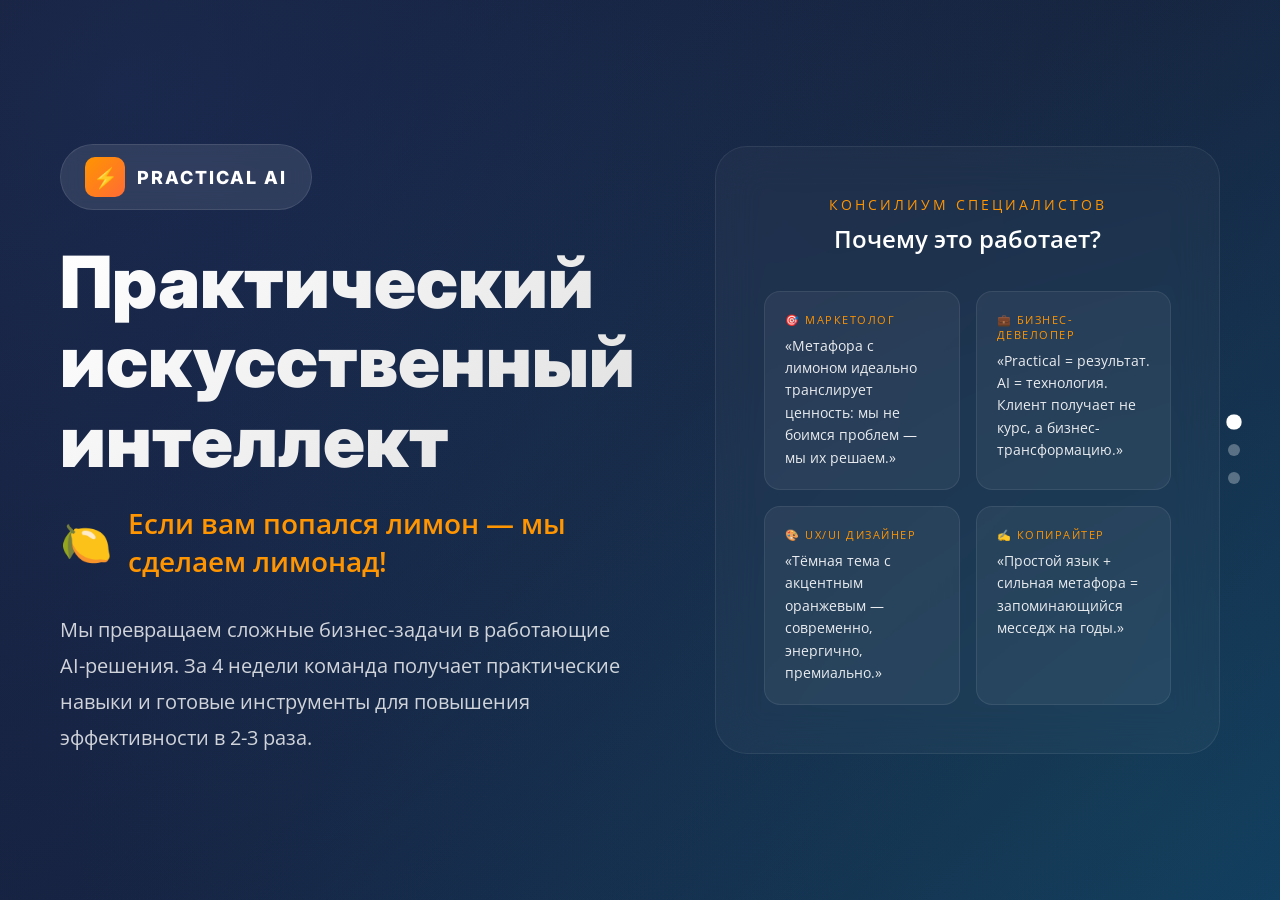
<file: presentation-slides.html>
<!DOCTYPE html>
<html lang="ru">
<head>
    <meta charset="UTF-8">
    <meta name="viewport" content="width=device-width, initial-scale=1.0">
    <title>PRACTICAL AI - Презентация</title>
    <link href="https://fonts.googleapis.com/css2?family=Inter:wght@400;500;600;700;800;900&family=Open+Sans:wght@300;400;500;600&display=swap" rel="stylesheet">
    <style>
        :root {
            --primary: #1a73e8;
            --secondary: #34a853;
            --accent: #ff9500;
            --dark: #1a1a2e;
            --light: #f8f9fa;
            --gradient-1: linear-gradient(135deg, #1a73e8 0%, #4285f4 50%, #34a853 100%);
            --gradient-2: linear-gradient(135deg, #ff9500 0%, #ff6b35 100%);
            --gradient-dark: linear-gradient(135deg, #1a1a2e 0%, #16213e 50%, #0f3460 100%);
        }

        * {
            margin: 0;
            padding: 0;
            box-sizing: border-box;
        }

        body {
            font-family: 'Open Sans', sans-serif;
            background: var(--dark);
            color: white;
            overflow-x: hidden;
        }

        h1, h2, h3, h4, h5, h6 {
            font-family: 'Inter', sans-serif;
        }

        /* Slide Container */
        .slides-container {
            scroll-snap-type: y mandatory;
            overflow-y: scroll;
            height: 100vh;
            scroll-behavior: smooth;
        }

        .slide {
            min-height: 100vh;
            scroll-snap-align: start;
            display: flex;
            align-items: center;
            justify-content: center;
            position: relative;
            overflow: hidden;
        }

        /* ============================================ */
        /* SLIDE 1: Practical AI - Кто мы              */
        /* ============================================ */
        .slide-1 {
            background: var(--gradient-dark);
        }

        .slide-1::before {
            content: '';
            position: absolute;
            top: -50%;
            left: -50%;
            width: 200%;
            height: 200%;
            background: radial-gradient(circle at 30% 30%, rgba(26, 115, 232, 0.15) 0%, transparent 50%),
                        radial-gradient(circle at 70% 70%, rgba(52, 168, 83, 0.1) 0%, transparent 50%);
            animation: rotate 30s linear infinite;
        }

        @keyframes rotate {
            from { transform: rotate(0deg); }
            to { transform: rotate(360deg); }
        }

        .slide-1-content {
            position: relative;
            z-index: 10;
            max-width: 1400px;
            width: 100%;
            padding: 60px;
            display: grid;
            grid-template-columns: 1fr 1fr;
            gap: 80px;
            align-items: center;
        }

        .brand-section {
            text-align: left;
        }

        .logo-badge {
            display: inline-flex;
            align-items: center;
            gap: 12px;
            background: rgba(255, 255, 255, 0.1);
            backdrop-filter: blur(10px);
            padding: 12px 24px;
            border-radius: 50px;
            margin-bottom: 32px;
            border: 1px solid rgba(255, 255, 255, 0.1);
        }

        .logo-icon {
            width: 40px;
            height: 40px;
            background: var(--gradient-2);
            border-radius: 10px;
            display: flex;
            align-items: center;
            justify-content: center;
            font-size: 20px;
        }

        .logo-text {
            font-family: 'Inter', sans-serif;
            font-weight: 800;
            font-size: 18px;
            letter-spacing: 2px;
        }

        .main-headline {
            font-size: 72px;
            font-weight: 900;
            line-height: 1.1;
            margin-bottom: 24px;
            background: linear-gradient(135deg, #fff 0%, #e0e0e0 100%);
            -webkit-background-clip: text;
            -webkit-text-fill-color: transparent;
            background-clip: text;
        }

        .lemon-tagline {
            font-size: 28px;
            font-weight: 600;
            color: var(--accent);
            margin-bottom: 32px;
            display: flex;
            align-items: center;
            gap: 16px;
        }

        .lemon-icon {
            font-size: 42px;
            animation: bounce 2s ease-in-out infinite;
        }

        @keyframes bounce {
            0%, 100% { transform: translateY(0); }
            50% { transform: translateY(-10px); }
        }

        .description {
            font-size: 20px;
            line-height: 1.8;
            color: rgba(255, 255, 255, 0.8);
            max-width: 600px;
        }

        /* Consilium Section */
        .consilium-section {
            background: rgba(255, 255, 255, 0.03);
            backdrop-filter: blur(20px);
            border-radius: 32px;
            padding: 48px;
            border: 1px solid rgba(255, 255, 255, 0.08);
        }

        .consilium-header {
            text-align: center;
            margin-bottom: 36px;
        }

        .consilium-title {
            font-size: 14px;
            text-transform: uppercase;
            letter-spacing: 3px;
            color: var(--accent);
            margin-bottom: 8px;
        }

        .consilium-subtitle {
            font-size: 24px;
            font-weight: 600;
        }

        .expert-cards {
            display: grid;
            grid-template-columns: repeat(2, 1fr);
            gap: 16px;
        }

        .expert-card {
            background: rgba(255, 255, 255, 0.05);
            border-radius: 16px;
            padding: 20px;
            border: 1px solid rgba(255, 255, 255, 0.08);
            transition: all 0.3s ease;
        }

        .expert-card:hover {
            transform: translateY(-4px);
            background: rgba(255, 255, 255, 0.08);
            border-color: var(--accent);
        }

        .expert-role {
            font-size: 11px;
            text-transform: uppercase;
            letter-spacing: 1.5px;
            color: var(--accent);
            margin-bottom: 8px;
        }

        .expert-insight {
            font-size: 14px;
            line-height: 1.6;
            color: rgba(255, 255, 255, 0.9);
        }

        /* ============================================ */
        /* SLIDE 2: Наши компетенции                   */
        /* ============================================ */
        .slide-2 {
            background: linear-gradient(180deg, #0f3460 0%, #1a1a2e 100%);
        }

        .slide-2::before {
            content: '';
            position: absolute;
            inset: 0;
            background: url("data:image/svg+xml,%3Csvg width='60' height='60' viewBox='0 0 60 60' xmlns='http://www.w3.org/2000/svg'%3E%3Cg fill='none' fill-rule='evenodd'%3E%3Cg fill='%231a73e8' fill-opacity='0.03'%3E%3Cpath d='M36 34v-4h-2v4h-4v2h4v4h2v-4h4v-2h-4zm0-30V0h-2v4h-4v2h4v4h2V6h4V4h-4zM6 34v-4H4v4H0v2h4v4h2v-4h4v-2H6zM6 4V0H4v4H0v2h4v4h2V6h4V4H6z'/%3E%3C/g%3E%3C/g%3E%3C/svg%3E");
        }

        .slide-2-content {
            position: relative;
            z-index: 10;
            max-width: 1400px;
            width: 100%;
            padding: 60px;
        }

        .section-header {
            text-align: center;
            margin-bottom: 60px;
        }

        .section-badge {
            display: inline-block;
            background: var(--gradient-2);
            padding: 8px 24px;
            border-radius: 50px;
            font-size: 12px;
            font-weight: 600;
            text-transform: uppercase;
            letter-spacing: 2px;
            margin-bottom: 24px;
        }

        .section-title {
            font-size: 56px;
            font-weight: 800;
            margin-bottom: 16px;
        }

        .section-subtitle {
            font-size: 22px;
            color: rgba(255, 255, 255, 0.7);
        }

        .competencies-grid {
            display: grid;
            grid-template-columns: repeat(3, 1fr);
            gap: 32px;
            margin-bottom: 48px;
        }

        .competency-card {
            background: rgba(255, 255, 255, 0.03);
            backdrop-filter: blur(20px);
            border-radius: 24px;
            padding: 40px;
            border: 1px solid rgba(255, 255, 255, 0.08);
            transition: all 0.4s ease;
            position: relative;
            overflow: hidden;
        }

        .competency-card::before {
            content: '';
            position: absolute;
            top: 0;
            left: 0;
            right: 0;
            height: 4px;
            background: var(--gradient-1);
            opacity: 0;
            transition: opacity 0.3s ease;
        }

        .competency-card:hover::before {
            opacity: 1;
        }

        .competency-card:hover {
            transform: translateY(-8px);
            background: rgba(255, 255, 255, 0.06);
            box-shadow: 0 20px 60px rgba(0, 0, 0, 0.3);
        }

        .competency-icon {
            width: 72px;
            height: 72px;
            border-radius: 20px;
            display: flex;
            align-items: center;
            justify-content: center;
            font-size: 36px;
            margin-bottom: 24px;
        }

        .competency-card:nth-child(1) .competency-icon {
            background: linear-gradient(135deg, #1a73e8 0%, #4285f4 100%);
        }

        .competency-card:nth-child(2) .competency-icon {
            background: linear-gradient(135deg, #ff9500 0%, #ff6b35 100%);
        }

        .competency-card:nth-child(3) .competency-icon {
            background: linear-gradient(135deg, #34a853 0%, #0d9488 100%);
        }

        .competency-title {
            font-size: 26px;
            font-weight: 700;
            margin-bottom: 16px;
        }

        .competency-description {
            font-size: 16px;
            line-height: 1.8;
            color: rgba(255, 255, 255, 0.7);
            margin-bottom: 24px;
        }

        .competency-features {
            list-style: none;
        }

        .competency-features li {
            display: flex;
            align-items: center;
            gap: 12px;
            padding: 8px 0;
            font-size: 14px;
            color: rgba(255, 255, 255, 0.9);
            border-bottom: 1px solid rgba(255, 255, 255, 0.05);
        }

        .competency-features li:last-child {
            border-bottom: none;
        }

        .check-icon {
            color: var(--secondary);
            font-size: 16px;
        }

        /* Expert Opinions Row */
        .expert-opinions {
            display: grid;
            grid-template-columns: repeat(5, 1fr);
            gap: 16px;
            background: rgba(255, 255, 255, 0.02);
            border-radius: 20px;
            padding: 24px;
            border: 1px solid rgba(255, 255, 255, 0.05);
        }

        .expert-opinion {
            text-align: center;
            padding: 16px;
        }

        .expert-avatar {
            width: 48px;
            height: 48px;
            border-radius: 50%;
            margin: 0 auto 12px;
            display: flex;
            align-items: center;
            justify-content: center;
            font-size: 20px;
        }

        .expert-opinion:nth-child(1) .expert-avatar { background: linear-gradient(135deg, #e91e63, #f06292); }
        .expert-opinion:nth-child(2) .expert-avatar { background: linear-gradient(135deg, #2196f3, #64b5f6); }
        .expert-opinion:nth-child(3) .expert-avatar { background: linear-gradient(135deg, #4caf50, #81c784); }
        .expert-opinion:nth-child(4) .expert-avatar { background: linear-gradient(135deg, #ff9800, #ffb74d); }
        .expert-opinion:nth-child(5) .expert-avatar { background: linear-gradient(135deg, #9c27b0, #ba68c8); }

        .expert-name {
            font-size: 11px;
            text-transform: uppercase;
            letter-spacing: 1px;
            color: var(--accent);
            margin-bottom: 6px;
        }

        .expert-quote {
            font-size: 12px;
            line-height: 1.5;
            color: rgba(255, 255, 255, 0.7);
            font-style: italic;
        }

        /* ============================================ */
        /* SLIDE 3: Погнали работать!                  */
        /* ============================================ */
        .slide-3 {
            background: var(--gradient-1);
            position: relative;
        }

        .slide-3::before {
            content: '';
            position: absolute;
            inset: 0;
            background: radial-gradient(circle at 50% 50%, rgba(255, 255, 255, 0.1) 0%, transparent 70%);
        }

        .slide-3::after {
            content: '';
            position: absolute;
            bottom: 0;
            left: 0;
            right: 0;
            height: 200px;
            background: linear-gradient(to top, rgba(0, 0, 0, 0.3), transparent);
        }

        .slide-3-content {
            position: relative;
            z-index: 10;
            text-align: center;
            max-width: 1000px;
            padding: 60px;
        }

        .rocket-icon {
            font-size: 80px;
            margin-bottom: 32px;
            animation: rocket 3s ease-in-out infinite;
            display: inline-block;
        }

        @keyframes rocket {
            0%, 100% { transform: translateY(0) rotate(-5deg); }
            50% { transform: translateY(-20px) rotate(5deg); }
        }

        .cta-headline {
            font-size: 80px;
            font-weight: 900;
            margin-bottom: 24px;
            text-shadow: 0 4px 30px rgba(0, 0, 0, 0.3);
        }

        .cta-subheadline {
            font-size: 28px;
            font-weight: 400;
            margin-bottom: 48px;
            color: rgba(255, 255, 255, 0.9);
            max-width: 700px;
            margin-left: auto;
            margin-right: auto;
            line-height: 1.6;
        }

        .cta-buttons {
            display: flex;
            gap: 24px;
            justify-content: center;
            margin-bottom: 64px;
        }

        .cta-button {
            display: inline-flex;
            align-items: center;
            gap: 12px;
            padding: 20px 48px;
            border-radius: 60px;
            font-size: 20px;
            font-weight: 700;
            text-decoration: none;
            transition: all 0.3s ease;
            cursor: pointer;
            border: none;
        }

        .cta-primary {
            background: white;
            color: var(--primary);
            box-shadow: 0 8px 40px rgba(0, 0, 0, 0.2);
        }

        .cta-primary:hover {
            transform: translateY(-4px) scale(1.05);
            box-shadow: 0 12px 50px rgba(0, 0, 0, 0.3);
        }

        .cta-secondary {
            background: transparent;
            color: white;
            border: 2px solid white;
        }

        .cta-secondary:hover {
            background: white;
            color: var(--primary);
            transform: translateY(-4px);
        }

        /* Final Expert Consilium */
        .final-consilium {
            display: grid;
            grid-template-columns: repeat(5, 1fr);
            gap: 24px;
            max-width: 900px;
            margin: 0 auto;
        }

        .final-expert {
            text-align: center;
        }

        .final-expert-emoji {
            font-size: 40px;
            margin-bottom: 12px;
            filter: drop-shadow(0 4px 8px rgba(0, 0, 0, 0.2));
        }

        .final-expert-role {
            font-size: 10px;
            text-transform: uppercase;
            letter-spacing: 1.5px;
            opacity: 0.9;
            margin-bottom: 4px;
        }

        .final-expert-verdict {
            font-size: 13px;
            font-weight: 600;
        }

        /* Navigation Dots */
        .nav-dots {
            position: fixed;
            right: 40px;
            top: 50%;
            transform: translateY(-50%);
            z-index: 100;
            display: flex;
            flex-direction: column;
            gap: 16px;
        }

        .nav-dot {
            width: 12px;
            height: 12px;
            border-radius: 50%;
            background: rgba(255, 255, 255, 0.3);
            border: 2px solid transparent;
            cursor: pointer;
            transition: all 0.3s ease;
        }

        .nav-dot:hover,
        .nav-dot.active {
            background: white;
            transform: scale(1.3);
        }

        /* Responsive */
        @media (max-width: 1200px) {
            .slide-1-content {
                grid-template-columns: 1fr;
                gap: 48px;
            }

            .competencies-grid {
                grid-template-columns: 1fr;
            }

            .expert-opinions {
                grid-template-columns: repeat(3, 1fr);
            }

            .final-consilium {
                grid-template-columns: repeat(3, 1fr);
            }
        }

        @media (max-width: 768px) {
            .main-headline {
                font-size: 42px;
            }

            .section-title {
                font-size: 36px;
            }

            .cta-headline {
                font-size: 48px;
            }

            .expert-cards {
                grid-template-columns: 1fr;
            }

            .expert-opinions {
                grid-template-columns: 1fr 1fr;
            }

            .final-consilium {
                grid-template-columns: repeat(2, 1fr);
            }

            .cta-buttons {
                flex-direction: column;
            }

            .slide-1-content,
            .slide-2-content,
            .slide-3-content {
                padding: 30px;
            }
        }
    </style>
</head>
<body>
    <!-- Navigation Dots -->
    <nav class="nav-dots">
        <a href="#slide1" class="nav-dot active" title="Кто мы"></a>
        <a href="#slide2" class="nav-dot" title="Компетенции"></a>
        <a href="#slide3" class="nav-dot" title="Погнали!"></a>
    </nav>

    <div class="slides-container">

        <!-- ============================================ -->
        <!-- SLIDE 1: PRACTICAL AI - Кто мы              -->
        <!-- ============================================ -->
        <section class="slide slide-1" id="slide1">
            <div class="slide-1-content">
                <div class="brand-section">
                    <div class="logo-badge">
                        <div class="logo-icon">⚡</div>
                        <span class="logo-text">PRACTICAL AI</span>
                    </div>

                    <h1 class="main-headline">
                        Практический<br>
                        искусственный<br>
                        интеллект
                    </h1>

                    <div class="lemon-tagline">
                        <span class="lemon-icon">🍋</span>
                        <span>Если вам попался лимон — мы сделаем лимонад!</span>
                    </div>

                    <p class="description">
                        Мы превращаем сложные бизнес-задачи в работающие AI-решения.
                        За 4 недели команда получает практические навыки и готовые инструменты
                        для повышения эффективности в 2-3 раза.
                    </p>
                </div>

                <div class="consilium-section">
                    <div class="consilium-header">
                        <div class="consilium-title">Консилиум специалистов</div>
                        <div class="consilium-subtitle">Почему это работает?</div>
                    </div>

                    <div class="expert-cards">
                        <div class="expert-card">
                            <div class="expert-role">🎯 Маркетолог</div>
                            <div class="expert-insight">
                                «Метафора с лимоном идеально транслирует ценность:
                                мы не боимся проблем — мы их решаем.»
                            </div>
                        </div>

                        <div class="expert-card">
                            <div class="expert-role">💼 Бизнес-девелопер</div>
                            <div class="expert-insight">
                                «Practical = результат. AI = технология.
                                Клиент получает не курс, а бизнес-трансформацию.»
                            </div>
                        </div>

                        <div class="expert-card">
                            <div class="expert-role">🎨 UX/UI дизайнер</div>
                            <div class="expert-insight">
                                «Тёмная тема с акцентным оранжевым —
                                современно, энергично, премиально.»
                            </div>
                        </div>

                        <div class="expert-card">
                            <div class="expert-role">✍️ Копирайтер</div>
                            <div class="expert-insight">
                                «Простой язык + сильная метафора =
                                запоминающийся месседж на годы.»
                            </div>
                        </div>
                    </div>
                </div>
            </div>
        </section>

        <!-- ============================================ -->
        <!-- SLIDE 2: Наши компетенции                   -->
        <!-- ============================================ -->
        <section class="slide slide-2" id="slide2">
            <div class="slide-2-content">
                <div class="section-header">
                    <div class="section-badge">Наши компетенции</div>
                    <h2 class="section-title">Что мы умеем</h2>
                    <p class="section-subtitle">Три направления, которые делают бизнес эффективнее</p>
                </div>

                <div class="competencies-grid">
                    <!-- Обучение -->
                    <div class="competency-card">
                        <div class="competency-icon">🎓</div>
                        <h3 class="competency-title">AI-обучение команд</h3>
                        <p class="competency-description">
                            4-недельная интенсивная программа для вашей команды.
                            От метапромтинга до создания собственных GPT-ассистентов.
                        </p>
                        <ul class="competency-features">
                            <li><span class="check-icon">✓</span> ChatGPT, Claude, Perplexity</li>
                            <li><span class="check-icon">✓</span> Кастомные GPT под задачи</li>
                            <li><span class="check-icon">✓</span> Web-scraping и автоматизация</li>
                            <li><span class="check-icon">✓</span> Практика с наставниками</li>
                        </ul>
                    </div>

                    <!-- Автоматизация -->
                    <div class="competency-card">
                        <div class="competency-icon">⚙️</div>
                        <h3 class="competency-title">Кастомная автоматизация</h3>
                        <p class="competency-description">
                            Создаём AI-решения под ваши уникальные бизнес-процессы.
                            No-code интеграции и чейнинг ассистентов.
                        </p>
                        <ul class="competency-features">
                            <li><span class="check-icon">✓</span> Персональные AI-ассистенты</li>
                            <li><span class="check-icon">✓</span> Автосбор данных из сети</li>
                            <li><span class="check-icon">✓</span> Интеграция с вашими системами</li>
                            <li><span class="check-icon">✓</span> CI/CD для контента</li>
                        </ul>
                    </div>

                    <!-- CRM -->
                    <div class="competency-card">
                        <div class="competency-icon">📊</div>
                        <h3 class="competency-title">Омниканальная CRM</h3>
                        <p class="competency-description">
                            Собственная платформа для управления клиентами
                            и автоматизации продаж через все каналы коммуникации.
                        </p>
                        <ul class="competency-features">
                            <li><span class="check-icon">✓</span> Все мессенджеры в одном окне</li>
                            <li><span class="check-icon">✓</span> AI-ассистенты для продаж</li>
                            <li><span class="check-icon">✓</span> Аналитика и отчёты</li>
                            <li><span class="check-icon">✓</span> Автоматические воронки</li>
                        </ul>
                    </div>
                </div>

                <!-- Expert Opinions -->
                <div class="expert-opinions">
                    <div class="expert-opinion">
                        <div class="expert-avatar">🎯</div>
                        <div class="expert-name">Маркетолог</div>
                        <div class="expert-quote">«Три понятных продукта — идеальное позиционирование»</div>
                    </div>
                    <div class="expert-opinion">
                        <div class="expert-avatar">💼</div>
                        <div class="expert-name">Бизнес-девелопер</div>
                        <div class="expert-quote">«Синергия обучения и инструментов создаёт LTV»</div>
                    </div>
                    <div class="expert-opinion">
                        <div class="expert-avatar">💻</div>
                        <div class="expert-name">Frontend-разработчик</div>
                        <div class="expert-quote">«Карточки с hover-эффектами фокусируют внимание»</div>
                    </div>
                    <div class="expert-opinion">
                        <div class="expert-avatar">🎨</div>
                        <div class="expert-name">UX/UI дизайнер</div>
                        <div class="expert-quote">«Grid 3 колонки — сканируется за 2 секунды»</div>
                    </div>
                    <div class="expert-opinion">
                        <div class="expert-avatar">✍️</div>
                        <div class="expert-name">Копирайтер</div>
                        <div class="expert-quote">«Глаголы действия создают ощущение динамики»</div>
                    </div>
                </div>
            </div>
        </section>

        <!-- ============================================ -->
        <!-- SLIDE 3: Погнали работать!                  -->
        <!-- ============================================ -->
        <section class="slide slide-3" id="slide3">
            <div class="slide-3-content">
                <div class="rocket-icon">🚀</div>

                <h2 class="cta-headline">Погнали работать!</h2>

                <p class="cta-subheadline">
                    Запишите свою команду на курс или закажите кастомную автоматизацию.
                    Первая консультация — бесплатно.
                </p>

                <div class="cta-buttons">
                    <a href="https://forms.gle/rUAzkmZA1YiZhBeB6" target="_blank" class="cta-button cta-primary">
                        📝 Оставить заявку
                    </a>
                    <a href="mailto:hello@practical.ai" class="cta-button cta-secondary">
                        💬 Написать нам
                    </a>
                </div>

                <!-- Final Expert Consilium -->
                <div class="final-consilium">
                    <div class="final-expert">
                        <div class="final-expert-emoji">🎯</div>
                        <div class="final-expert-role">Маркетолог</div>
                        <div class="final-expert-verdict">«CTA на месте!»</div>
                    </div>
                    <div class="final-expert">
                        <div class="final-expert-emoji">💼</div>
                        <div class="final-expert-role">Бизнес-девелопер</div>
                        <div class="final-expert-verdict">«Лид готов!»</div>
                    </div>
                    <div class="final-expert">
                        <div class="final-expert-emoji">💻</div>
                        <div class="final-expert-role">Frontend-разработчик</div>
                        <div class="final-expert-verdict">«Код чистый!»</div>
                    </div>
                    <div class="final-expert">
                        <div class="final-expert-emoji">🎨</div>
                        <div class="final-expert-role">UX/UI дизайнер</div>
                        <div class="final-expert-verdict">«Кнопка жмётся!»</div>
                    </div>
                    <div class="final-expert">
                        <div class="final-expert-emoji">✍️</div>
                        <div class="final-expert-role">Копирайтер</div>
                        <div class="final-expert-verdict">«Текст цепляет!»</div>
                    </div>
                </div>
            </div>
        </section>

    </div>

    <script>
        // Navigation dots functionality
        const dots = document.querySelectorAll('.nav-dot');
        const slides = document.querySelectorAll('.slide');
        const container = document.querySelector('.slides-container');

        // Update active dot on scroll
        container.addEventListener('scroll', () => {
            const scrollPos = container.scrollTop;
            const windowHeight = window.innerHeight;

            slides.forEach((slide, index) => {
                const slideTop = slide.offsetTop;
                if (scrollPos >= slideTop - windowHeight / 2 &&
                    scrollPos < slideTop + windowHeight / 2) {
                    dots.forEach(dot => dot.classList.remove('active'));
                    dots[index].classList.add('active');
                }
            });
        });

        // Smooth scroll on dot click
        dots.forEach((dot, index) => {
            dot.addEventListener('click', (e) => {
                e.preventDefault();
                slides[index].scrollIntoView({ behavior: 'smooth' });
            });
        });

        // Keyboard navigation
        document.addEventListener('keydown', (e) => {
            const activeIndex = [...dots].findIndex(dot => dot.classList.contains('active'));

            if (e.key === 'ArrowDown' || e.key === 'PageDown') {
                e.preventDefault();
                if (activeIndex < slides.length - 1) {
                    slides[activeIndex + 1].scrollIntoView({ behavior: 'smooth' });
                }
            }

            if (e.key === 'ArrowUp' || e.key === 'PageUp') {
                e.preventDefault();
                if (activeIndex > 0) {
                    slides[activeIndex - 1].scrollIntoView({ behavior: 'smooth' });
                }
            }
        });
    </script>
</body>
</html>
</file>
